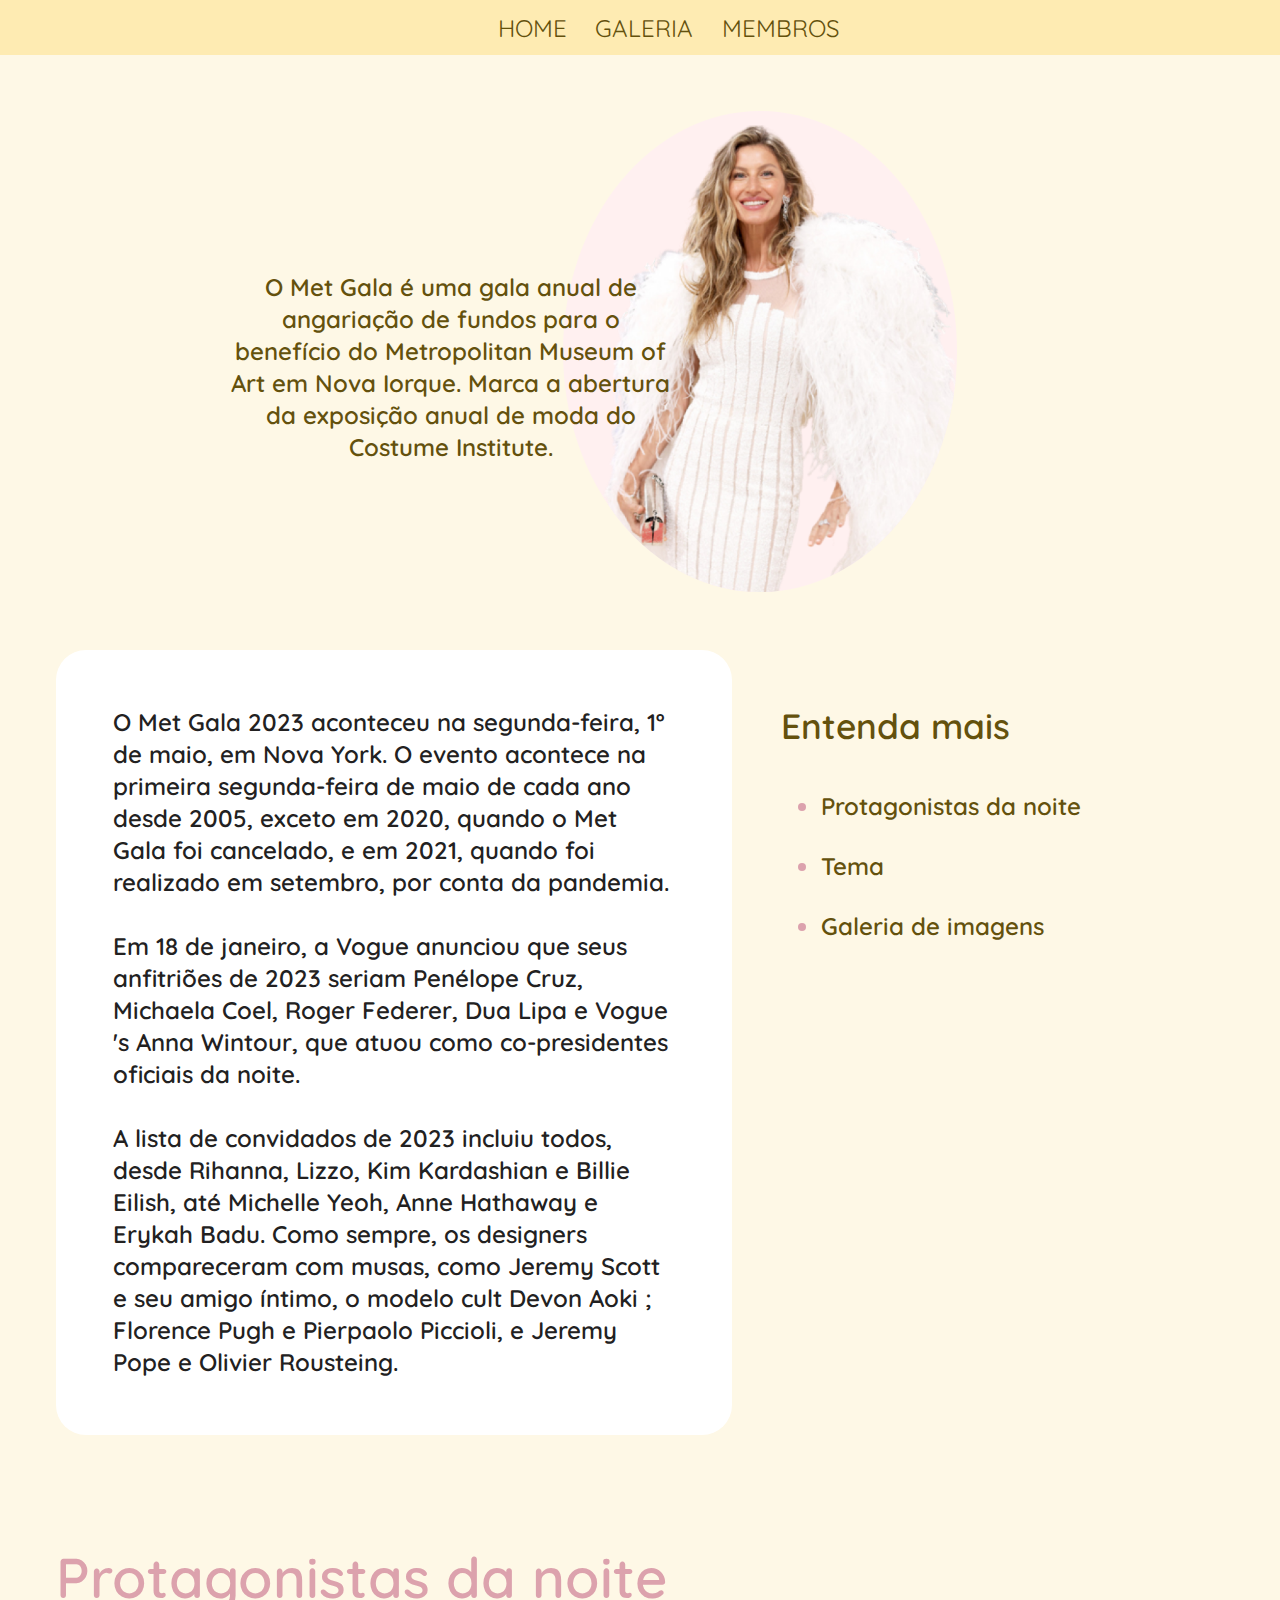
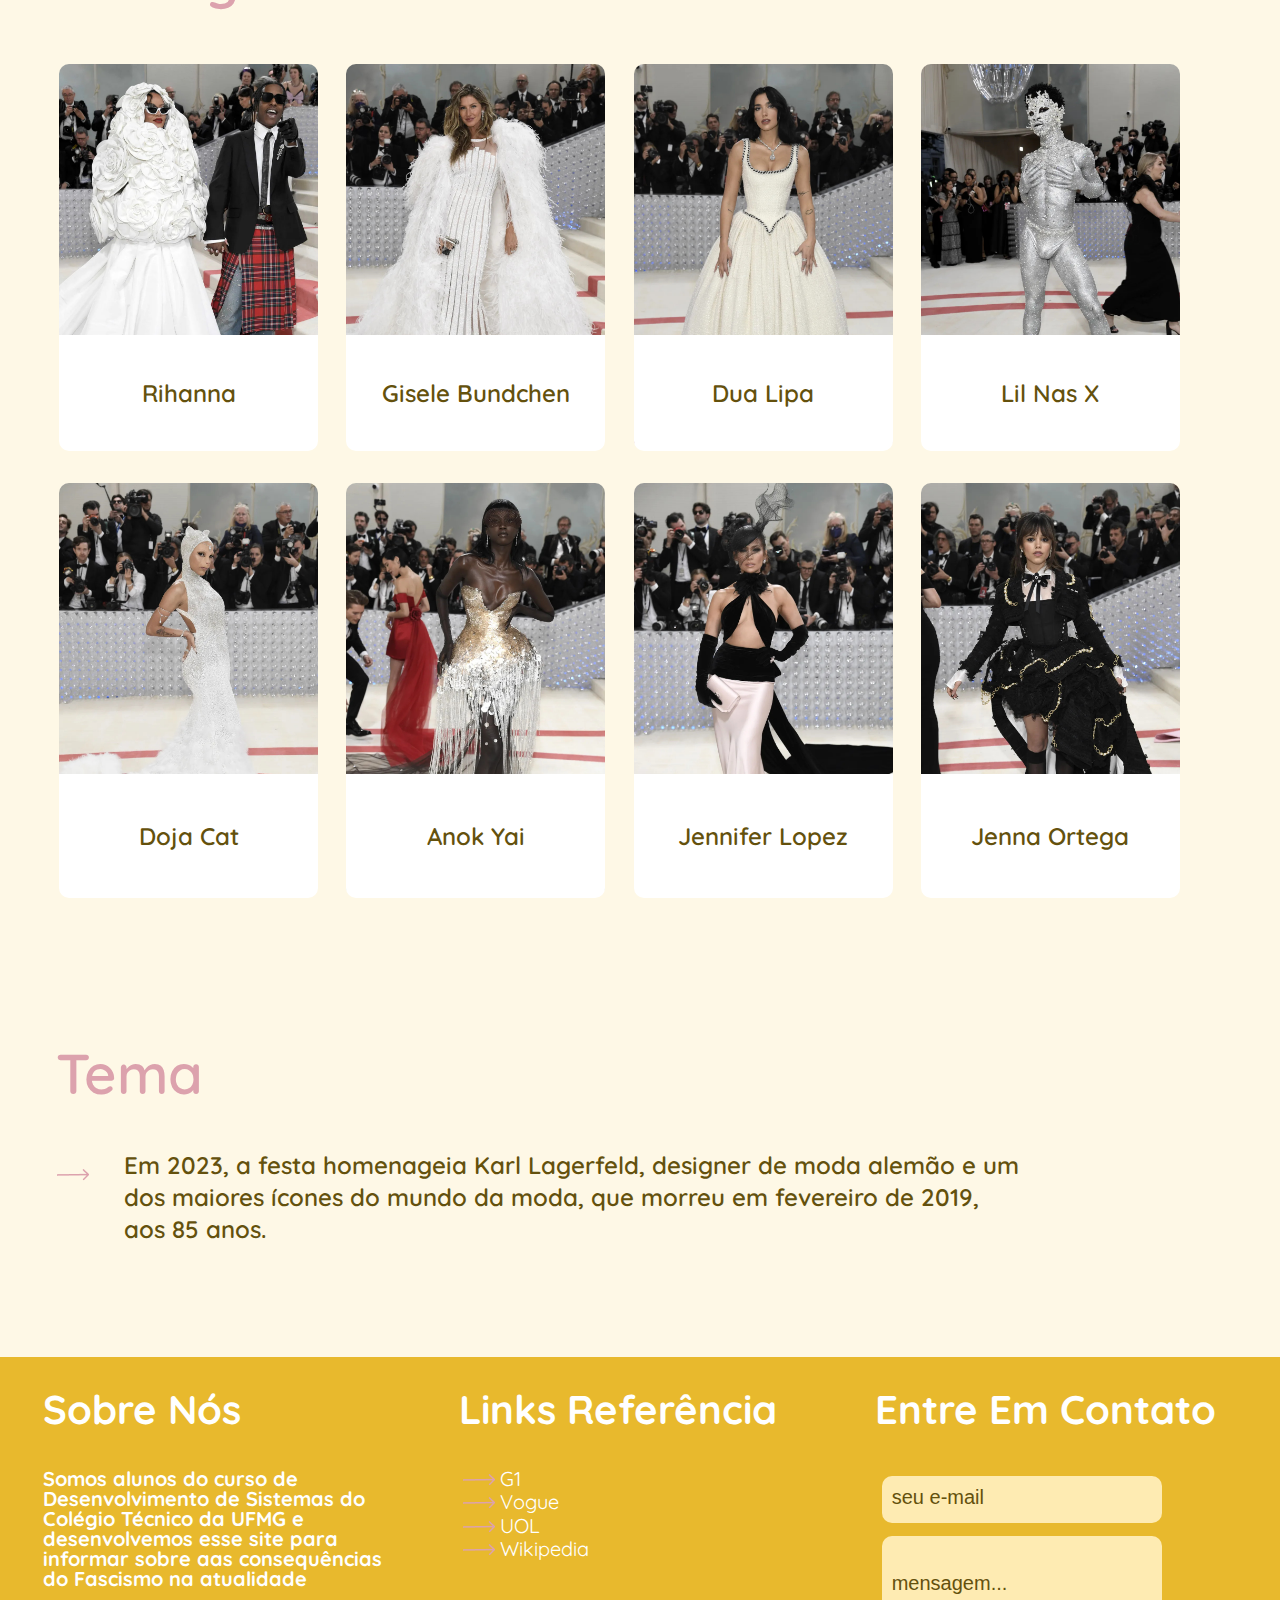
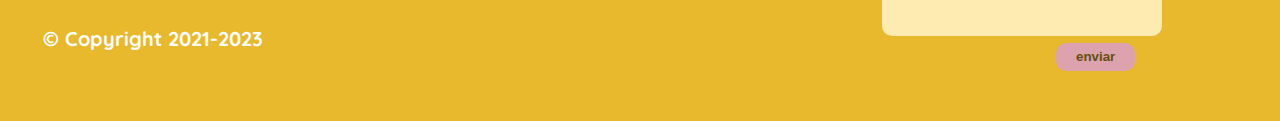
<file: index.html>
<!DOCTYPE html>
<html lang="pt-br">
    <head>
        <meta charset="UTF-8">
        <meta http-equiv="X-UA-Compatible" content="IE=edge">
        <meta name="viewport" content="width=device-width, initial-scale=1.0">
        <link rel="stylesheet" href="./assets/scss/abstract/reset.css">
        <link rel="stylesheet" href="./assets/scss/style.css">
        <title>Início</title>
        
    </head>
    <header class="cabecalho" >
        <button class="cabecalho__botao"></button>
        <nav class="navegacao">
            <ul class="navegacao--lista">
                <li class="lista--item"><a class="item--link" href="index.html">Home</a></li>
                <li class="lista--item"><a class="item--link"href="./pages/galeriaDeImagens.html">
                    <div>Galeria</div>
               </a></li>
               <li class="lista--item"><a class="item--link"href="./pages/galeriaDeImagens.html">
                <div>Membros</div>
           </a></li>
            </ul>
        </nav>
    </header>   
    <body>
        <div id="Home">
            <main id="main_content">
                <section class="initial_sect">
                    <div class="initial_sect--text">
                        <p>O Met Gala é uma gala anual de angariação de fundos para o benefício do Metropolitan Museum of Art em Nova Iorque. 
                            Marca a abertura da exposição anual de moda do Costume 
                            Institute.</p>
                    </div>
                    <img src="./assets/imagens/gisele.png" alt="Imagem de Gisele" class="initial_sect--img">
                </section>
    
                <section class="content_sect">
                    <div class="content">
                        <p class="content--text">
                            O Met Gala 2023 aconteceu na segunda-feira, 1º de maio, em Nova York. O evento acontece na primeira segunda-feira de maio de cada ano desde 2005, exceto em 2020, quando o Met Gala foi cancelado, e em 2021, quando foi realizado em setembro, por conta da pandemia.<br><br>

                            Em 18 de janeiro, a Vogue anunciou que seus anfitriões de 2023 seriam Penélope Cruz, Michaela Coel, Roger Federer, Dua Lipa e Vogue 's Anna Wintour, que atuou como co-presidentes oficiais da noite.<br><br>
                          
                            A lista de convidados de 2023 incluiu todos, desde Rihanna, Lizzo, Kim Kardashian e Billie Eilish, até Michelle Yeoh, Anne Hathaway e Erykah Badu. Como sempre, os designers compareceram com musas, como Jeremy Scott e seu amigo íntimo, o modelo cult Devon Aoki ; Florence Pugh e Pierpaolo Piccioli, e Jeremy Pope e Olivier Rousteing.<br>
                          
                        </p>
                    </div>
    
                    <aside class="side_bar">
                        <h2 class="side_bar--title">Entenda mais</h2>
                        
                        <ul class="lista">
                            <li class="lista--item"><a href="#protagonistas">Protagonistas da noite</a></li>
                            <li class="lista--item"><a href="#tema">Tema</a></li>
                            <li class="lista--item"><a href="./pages/galeriaDeImagens.html">Galeria de imagens</a></li>
                        </ul>
                    </aside>
                </section>

                <section class="content_sect" id="protagonistas">
                    <div class="protagonistas">
                        <h2 class="protagonistas--titulo">Protagonistas da noite</h2>
                        <div class="cards">
                            <div class="container-protagonistas">
                                <img src="./assets/imagens/imagens-protagonistas/Rihanna.jpg" alt="" class="container-protagonistas--imagem">
                                <div class="container-protagonistas--titulo">
                                    <h2 class="titulo">Rihanna</h2>
                                </div>
                            </div><div class="container-protagonistas">
                                <img src="./assets/imagens/imagens-protagonistas/GiseleBundchen.jpg" alt="" class="container-protagonistas--imagem">
                                <div class="container-protagonistas--titulo">
                                    <h2 class="titulo">Gisele Bundchen</h2>
                                </div>
                            </div><div class="container-protagonistas">
                                <img src="./assets/imagens/imagens-protagonistas/DuaLipa.jpg" alt="" class="container-protagonistas--imagem">
                                <div class="container-protagonistas--titulo">
                                    <h2 class="titulo">Dua Lipa</h2>
                                </div>
                            </div><div class="container-protagonistas">
                                <img src="./assets/imagens/imagens-protagonistas/LilNasX.jpg" alt="" class="container-protagonistas--imagem">
                                <div class="container-protagonistas--titulo">
                                    <h2 class="titulo">Lil Nas X</h2>
                                </div>
                            </div><div class="container-protagonistas">
                                <img src="./assets/imagens/imagens-protagonistas/DojaCat.jpg" alt="" class="container-protagonistas--imagem">
                                <div class="container-protagonistas--titulo">
                                    <h2 class="titulo">Doja Cat</h2>
                                </div>
                            </div><div class="container-protagonistas">
                                <img src="./assets/imagens/imagens-protagonistas/AnokYai.jpg" alt="" class="container-protagonistas--imagem">
                                <div class="container-protagonistas--titulo">
                                    <h2 class="titulo">Anok Yai</h2>
                                </div>
                            </div><div class="container-protagonistas">
                                <img src="./assets/imagens/imagens-protagonistas/JenniferLopes.jpg" alt="" class="container-protagonistas--imagem">
                                <div class="container-protagonistas--titulo">
                                    <h2 class="titulo">Jennifer Lopez</h2>
                                </div>
                            </div><div class="container-protagonistas">
                                <img src="./assets/imagens/imagens-protagonistas/JennaOrtega.jpg" alt="" class="container-protagonistas--imagem">
                                <div class="container-protagonistas--titulo">
                                    <h2 class="titulo">Jenna Ortega</h2>
                            </div>
                        </div>
                    </div>
                   
                </section>
                
                <section class="content_sect" id="tema">
                    <div class="tema">
                        <h2 class="tema--title">Tema</h2>
                        
                        <div class="content_tema">
                            <img src="./assets/imagens/seta.png" alt="Seta rosa" class="content_tema--img">
                            <p class="content_tema--text">
                                Em 2023, a festa homenageia Karl Lagerfeld, designer de moda alemão e um dos maiores ícones do mundo da moda, que morreu em fevereiro de 2019, aos 85 anos.
                            </p>
                        </div>
                    </div>
                </section>
            </main>
        </div>

        <footer class="rodape">
            <div class="cards card-sobre-nos">
                <h4 class="card-sobre-nos--titulo">Sobre Nós</h4>
                    <p class="paragrafo--sobre-nos">Somos alunos do curso de Desenvolvimento de Sistemas do Colégio Técnico da UFMG e desenvolvemos esse site para informar sobre aas consequências do Fascismo na atualidade  </p>
                    <p class="paragrafo--sobre-nos" id="copyRight">© Copyright 2021-2023</p>
            </div>
            <div class="cards card-liks-referencia">
                <ul>
                    <h4 class="card-liks-referencia--titulo">Links Referência</h4>
                    <ul class="lista--links-referencia">
                        <li class="lista--item"><img src="./assets/imagens/seta.png" class="seta"alt="seta rosa"> <a class="lista--link"href="https://g1.globo.com/pop-arte/noticia/2023/05/01/met-gala-2023-veja-os-looks-dos-convidados.ghtml">G1</a></li>
                        <li class="lista--item"><img src="./assets/imagens/seta.png" class="seta"alt="seta rosa"> <a class="lista--link" href="https://www.vogue.com/tag/event/met-gala">Vogue</a></li>
                        <li class="lista--item"><img src="./assets/imagens/seta.png" class="seta" alt="seta rosa"> <a class="lista--link" href="https://www1.folha.uol.com.br/webstories/cultura/2021/09/o-que-e-o-met-gala/">UOL</a></li>
                        <li class="lista--item"><img src="./assets/imagens/seta.png" class="seta" alt="seta rosa"> <a href="https://pt.wikipedia.org/wiki/Met_Gala" class="lista--link">Wikipedia</a></li>
                    </ul>
                </ul>
            </div>
            <div class="cards card-contato">
                <h4 class="card-contato--titulo">Entre Em Contato</h4>
                <form action="">
                    <input type="text" placeholder="seu e-mail" class=" input input-email">
                    <input type="text" placeholder="mensagem..." class="input input-mensagem">
                    <button class="botao-envia" type="submit">enviar</button>

                </form>
            </div>
        </footer>
        <script src="js/menu.js"></script>
    </body>
</html>
</file>
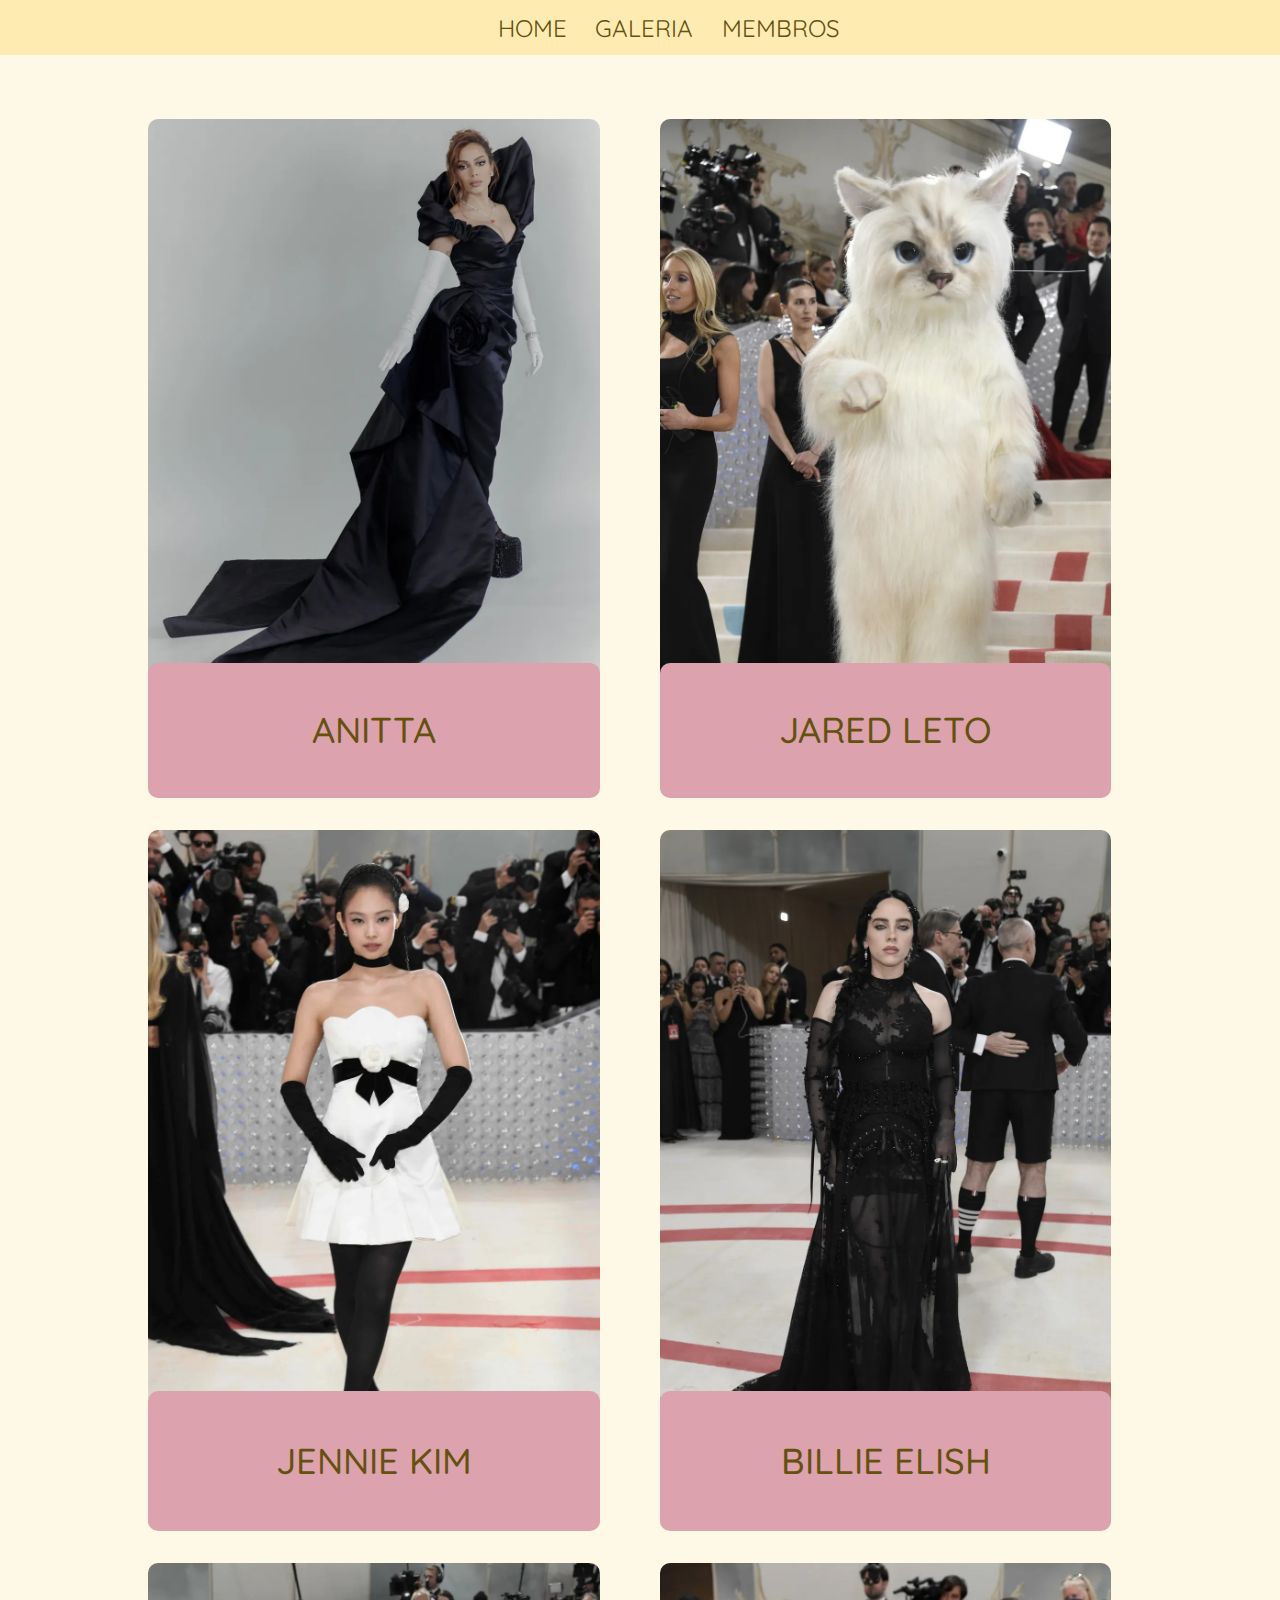
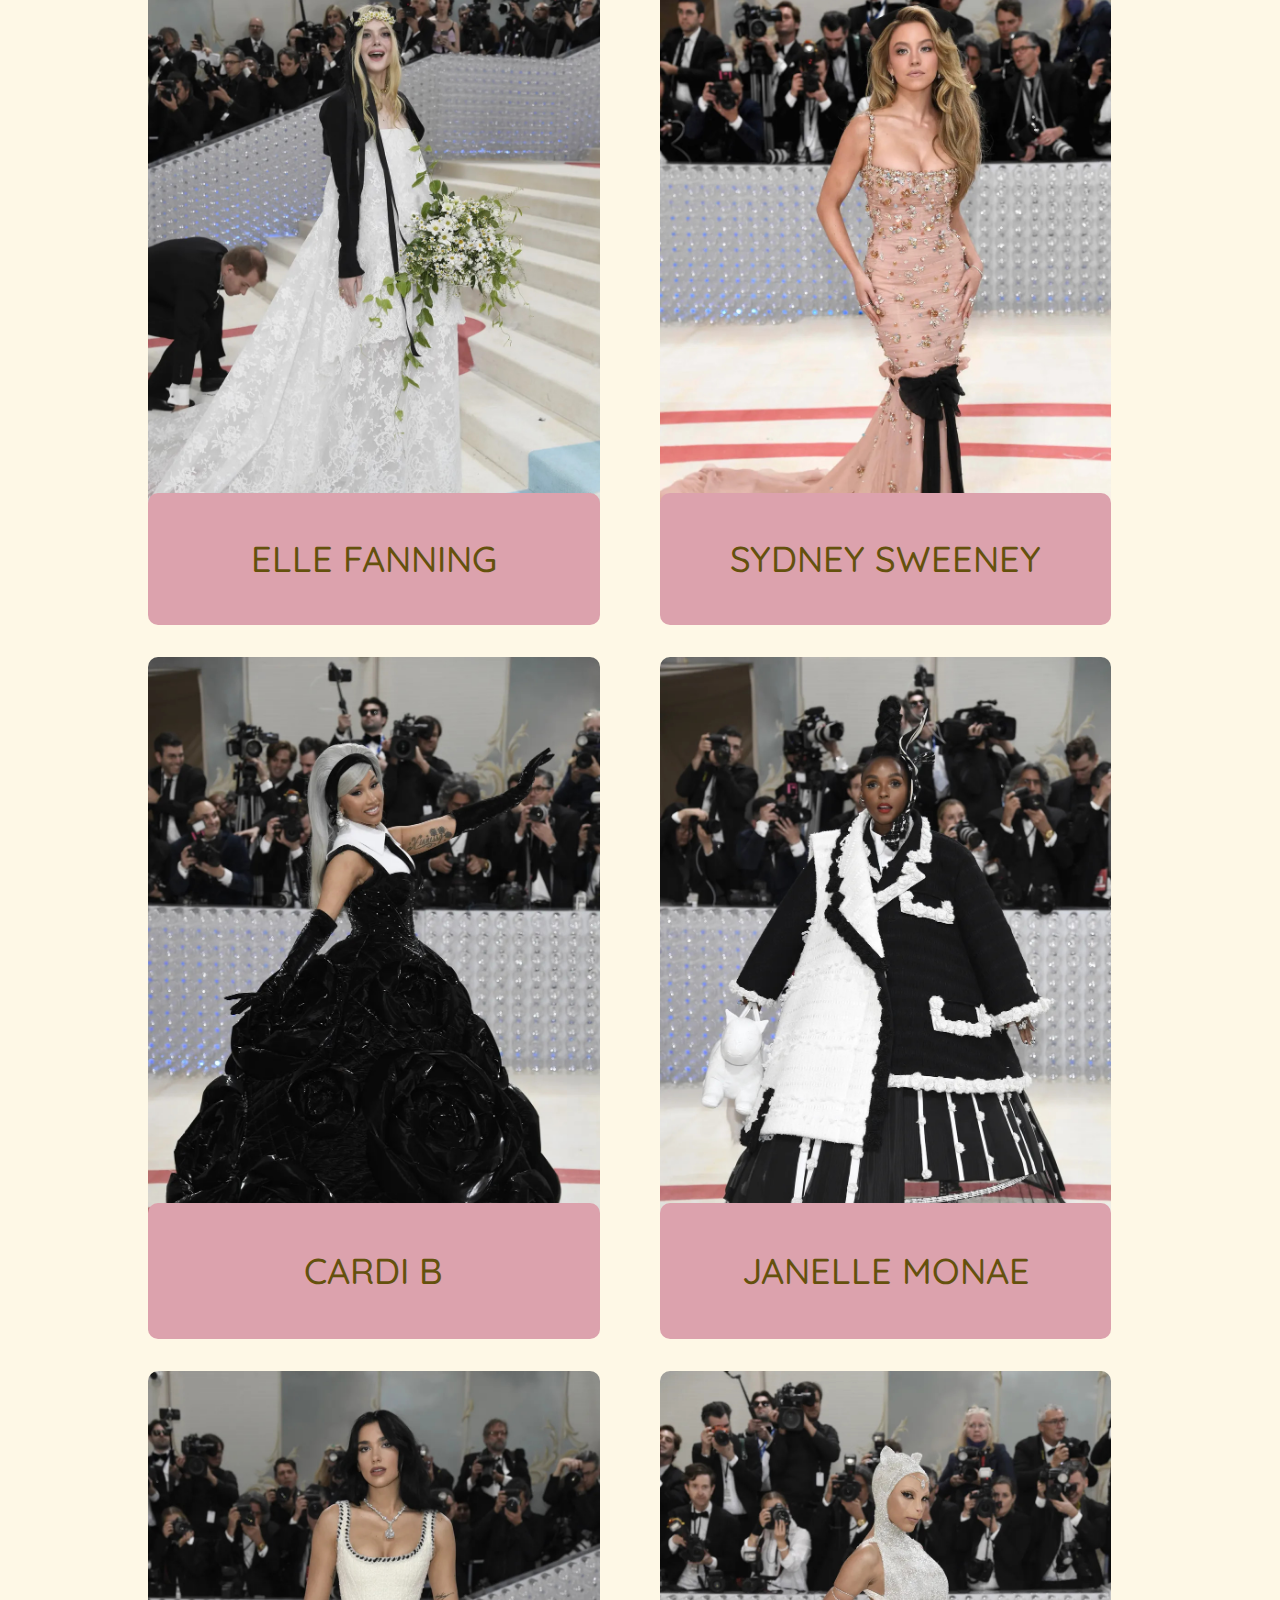
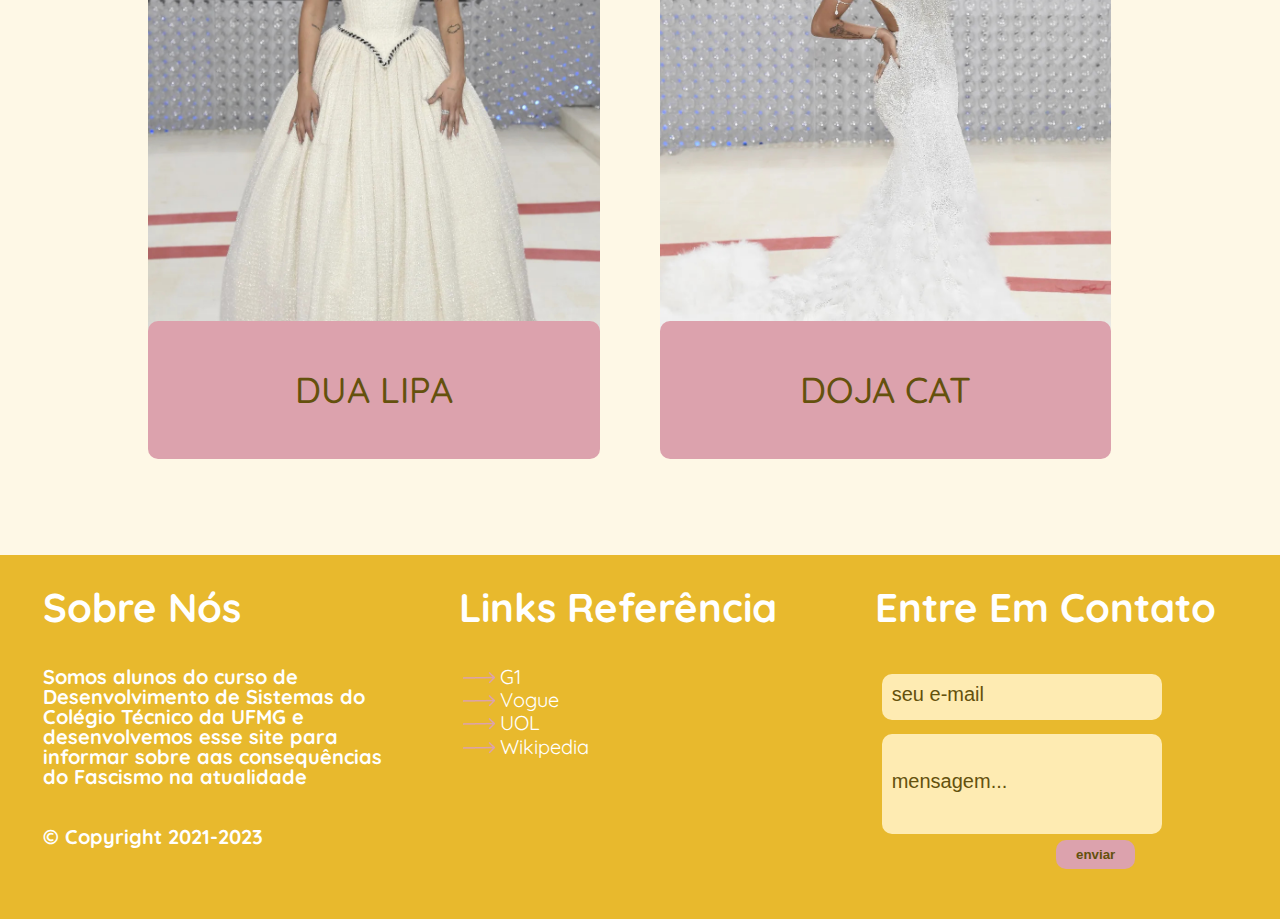
<file: pages/galeriaDeImagens.html>
<!DOCTYPE html>
<html lang="pt-br">
    <head>
        <meta charset="UTF-8">
        <meta http-equiv="X-UA-Compatible" content="IE=edge">
        <meta name="viewport" content="width=device-width, initial-scale=1.0">
        
        <link rel="stylesheet" href="../assets/scss/abstract/reset.css">
        <link rel="stylesheet" href="../assets/scss/style.css">
        <title>Galeria de Imagens</title>
    </head>
    <body>
        <div class="init">
            <header class="container1 cabecalho" >
                <button class="cabecalho__botao"></button>
                <nav class="navegacao">
                    <ul class="navegacao--lista">
                        <li class="lista--item"><a class="item--link" href="../index.html">Home</a></li>
                        <li class="lista--item"><a class="item--link" href="galeriaDeImagens.html">
                            <div>Galeria</div>
                        </a></li>
                        <li class="lista--item"><a class="item--link" href="paginaContato.html">
                            <div>Membros</div>
                        </a></li>
                    </ul>
                </nav>
            </header>
        </div>
        
        <div class="container">
            <div class="container2">
                <main>
                    <div class="container-imagem">
                        <img class="container-imagem--imagem" src="../assets/imagens/imagens-galeria/Anitta.jpg" alt="">
                        <div class="container-imagem--descricao">
                            <h2 class="descricao--titulo">Anitta</h2>
                        </div>
                    </div>
                    <div class="container-imagem">
                        <img class="container-imagem--imagem" src="../assets/imagens/imagens-galeria/JaredLeto.jpg" alt="">
                        <div class="container-imagem--descricao">
                            <h2 class="descricao--titulo">Jared Leto</h2>
                        </div>
                    </div>
                    <div class="container-imagem">
                        <img class="container-imagem--imagem" src="../assets/imagens/imagens-galeria/JennieKim.jpg" alt="">
                        <div class="container-imagem--descricao">
                            <h2 class="descricao--titulo">Jennie Kim</h2>
                        </div>
                    </div>
                    <div class="container-imagem">
                        <img class="container-imagem--imagem" src="../assets/imagens/imagens-galeria/BillieEilish.jpg" alt="">
                        <div class="container-imagem--descricao">
                            <h2 class="descricao--titulo">Billie Elish</h2>
                        </div>
                    </div>
                    <div class="container-imagem">
                        <img class="container-imagem--imagem" src="../assets/imagens/imagens-galeria/ElleFanning.jpg" alt="">
                        <div class="container-imagem--descricao">
                            <h2 class="descricao--titulo">Elle Fanning</h2>
                        </div>
                    </div><div class="container-imagem">
                        <img class="container-imagem--imagem" src="../assets/imagens/imagens-galeria/SydneySweeney.jpg" alt="">
                        <div class="container-imagem--descricao">
                            <h2 class="descricao--titulo">Sydney Sweeney</h2>
                        </div>
                    </div><div class="container-imagem">
                        <img class="container-imagem--imagem" src="../assets/imagens/imagens-galeria/Cardib.jpg" alt="">
                        <div class="container-imagem--descricao">
                            <h2 class="descricao--titulo">Cardi b</h2>
                        </div>
                    </div><div class="container-imagem">
                        <img class="container-imagem--imagem" src="../assets/imagens/imagens-galeria/JanelleMonae.jpg" alt="" >
                        <div class="container-imagem--descricao">
                            <h2 class="descricao--titulo">Janelle Monae</h2>
                        </div>
                    </div>
                    <div class="container-imagem">
                        <img class="container-imagem--imagem" src="../assets/imagens/imagens-protagonistas/DuaLipa.jpg" alt="" >
                        <div class="container-imagem--descricao">
                            <h2 class="descricao--titulo">Dua Lipa</h2>
                        </div>
                    </div>
                    <div class="container-imagem">
                        <img class="container-imagem--imagem" src="../assets/imagens/imagens-protagonistas/DojaCat.jpg" alt="" >
                        <div class="container-imagem--descricao">
                            <h2 class="descricao--titulo">Doja Cat</h2>
                        </div>
                    </div>
                </main>
            </div>
        </div>

        <footer class="rodape">
            <div class="cards card-sobre-nos">
                <h4 class="card-sobre-nos--titulo">Sobre Nós</h4>
                    <p class="paragrafo--sobre-nos">Somos alunos do curso de Desenvolvimento de Sistemas do Colégio Técnico da UFMG e desenvolvemos esse site para informar sobre aas consequências do Fascismo na atualidade </p>
                    <p class="paragrafo--sobre-nos" id="copyRight">© Copyright 2021-2023</p>
            </div>
            <div class="cards card-liks-referencia">
                <ul>
                    <h4 class="card-liks-referencia--titulo">Links Referência</h4>
                    <ul class="lista--links-referencia">
                        <li class="lista--item"><img src="../assets/imagens/seta.png" class="seta"alt="seta rosa"> <a class="lista--link"href="https://g1.globo.com/pop-arte/noticia/2023/05/01/met-gala-2023-veja-os-looks-dos-convidados.ghtml">G1</a></li>
                        <li class="lista--item"><img src="../assets/imagens/seta.png" class="seta"alt="seta rosa"> <a class="lista--link" href="https://www.vogue.com/tag/event/met-gala">Vogue</a></li>
                        <li class="lista--item"><img src="../assets/imagens/seta.png" class="seta"alt="seta rosa"> <a class="lista--link" href="https://www1.folha.uol.com.br/webstories/cultura/2021/09/o-que-e-o-met-gala/">UOL</a></li>
                        <li class="lista--item"><img src="../assets/imagens/seta.png" class="seta"alt="seta rosa"> <a href="https://pt.wikipedia.org/wiki/Met_Gala" class="lista--link">Wikipedia</a></li>
                    </ul>
                </ul>
            </div>
            <div class="cards card-contato">
                <h4 class="card-contato--titulo">Entre Em Contato</h4>
                <form action="">
                    <input type="text" placeholder="seu e-mail" class=" input input-email">
                    <input type="text" placeholder="mensagem..." class="input input-mensagem">
                    <input type="button" value="enviar" class="botao-envia">
                </form>
            </div>
        </footer>
        <script src="../js/menu.js"></script>
    </body>
</html>
</file>
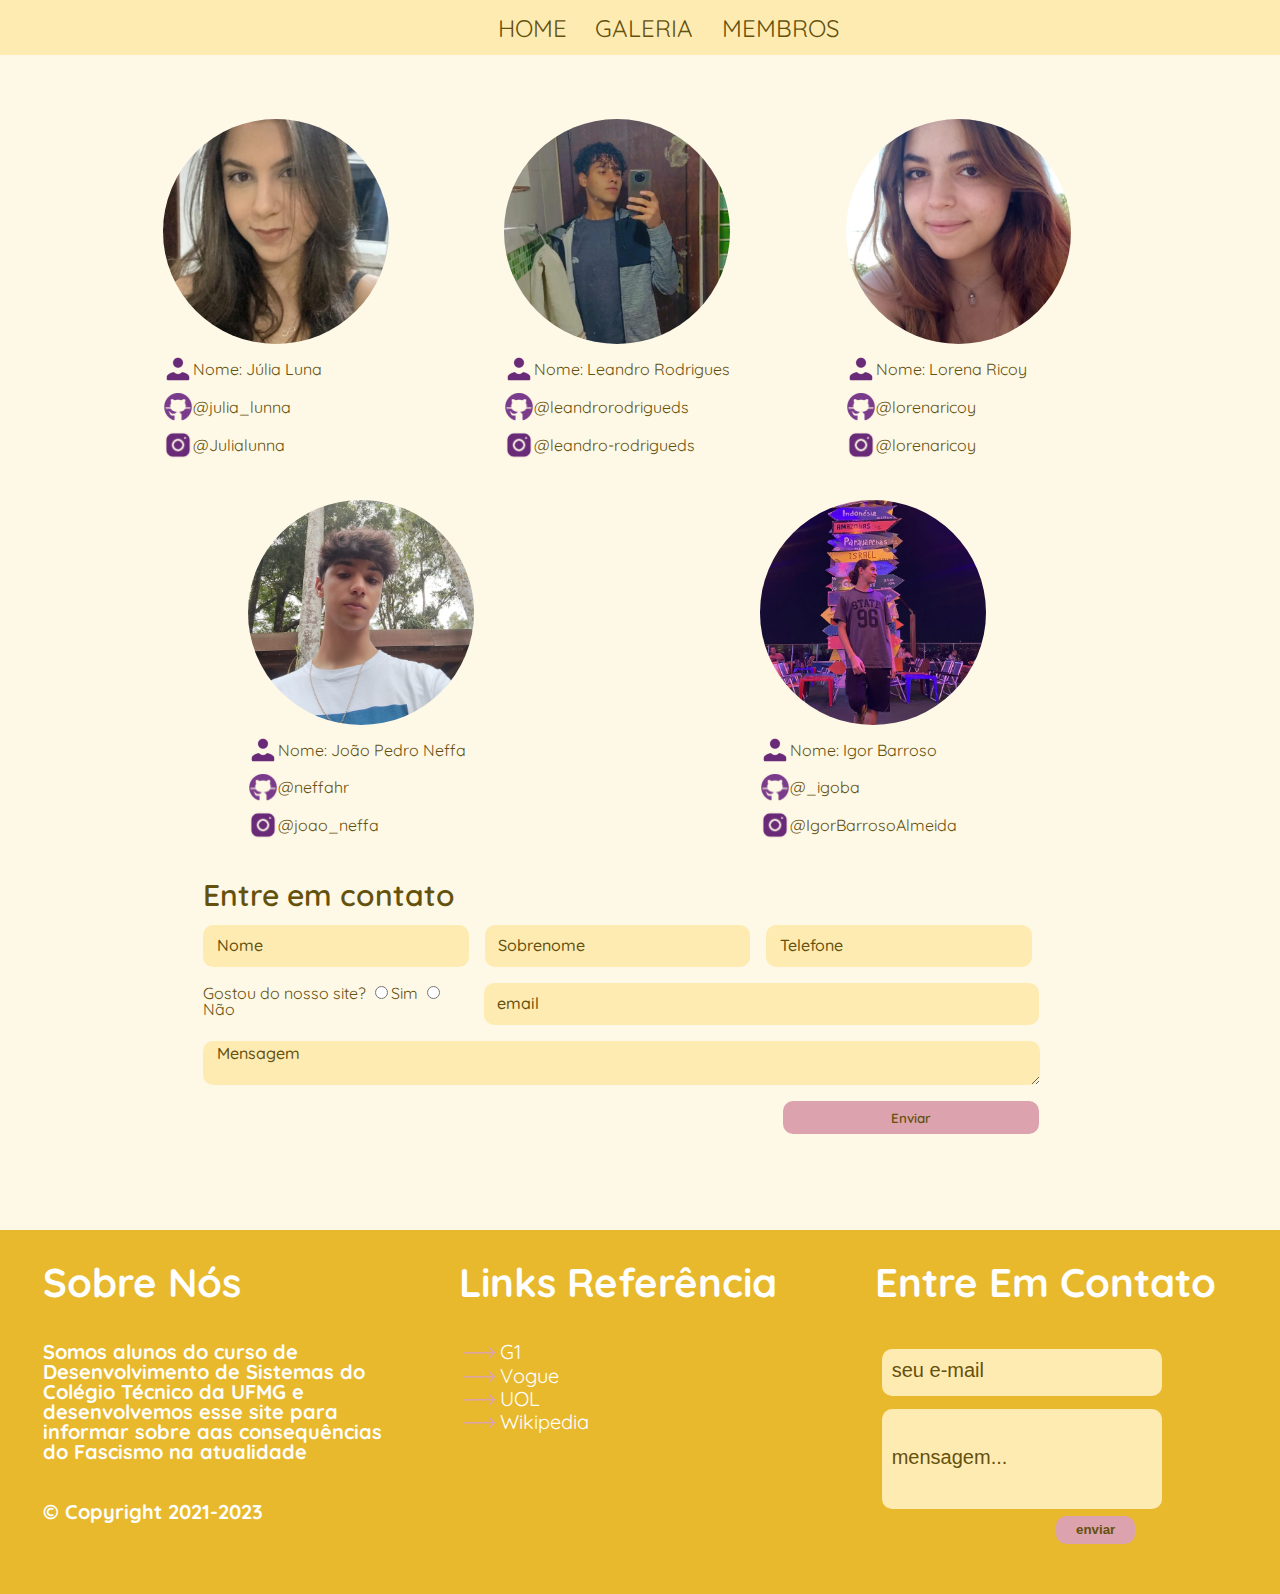
<file: pages/paginaContato.html>
<!DOCTYPE html>
<html lang="pt-br">
    <head>
        <meta charset="UTF-8">
        <meta http-equiv="X-UA-Compatible" content="IE=edge">
        <meta name="viewport" content="width=device-width, initial-scale=1.0">
        
        <link rel="stylesheet" href="../assets/scss/abstract/reset.css">
        <link rel="stylesheet" href="../assets/scss/style.css">
        <title>Página de contato</title>
    </head>
    <body>
        <div class="init">
            <header class="container1 cabecalho" >
                <button class="cabecalho__botao"></button>
                <nav class="navegacao">
                    <ul class="navegacao--lista">
                        <li class="lista--item"><a class="item--link" href="../index.html">Home</a></li>
                        <li class="lista--item"><a class="item--link" href="galeriaDeImagens.html">
                            <div>Galeria</div>
                        </a></li>
                        <li class="lista--item"><a class="item--link" href="paginaContato.html">
                            <div>Membros</div>
                        </a></li>
                    </ul>
                </nav>
            </header>
        </div>

        <div class="container">
            <div class="container2">
                <main>
                    <div class="card-informacoes">
                        <img src="../assets/imagens/JuliaPerfil.png" alt="" class="card-informações--imagem">
                        <ul class="card-informacoes--lista">
                        <li class="lista--item"><img src="../assets/imagens/perfil.png" class="item--imagem" alt="perfil"> Nome: Júlia Luna</li>
                        
                        <li class="lista--item"><img src="../assets/imagens/instagram.png" alt="logo instagram" class="item--imagem">@julia_lunna</li>
                        <li class="lista--item"><img src="../assets/imagens/github.png" alt="logo github" class="item--imagem">@Julialunna</li>
                        </ul>
                    </div>
                    <div class="card-informacoes">
                        <img src="../assets/imagens/LeandroPerfil.png" alt="" class="card-informações--imagem">
                        <ul class="card-informacoes--lista">
                            <li class="lista--item"><img src="../assets/imagens/perfil.png" class="item--imagem" alt="perfil"> Nome: Leandro Rodrigues</li>
                        <li class="lista--item"><img src="../assets/imagens/instagram.png" alt="logo instagram" class="item--imagem">@leandrorodrigueds</li>
                        <li class="lista--item"><img src="../assets/imagens/github.png" alt="logo github" class="item--imagem">@leandro-rodrigueds</li>
                        </ul>
                    </div>
                    <div class="card-informacoes">
                        <img src="../assets/imagens/LorenaPerfil.png" alt="" class="card-informações--imagem">
                        <ul class="card-informacoes--lista">
                            <li class="lista--item"><img src="../assets/imagens/perfil.png" class="item--imagem" alt="perfil"> Nome: Lorena Ricoy</li>
                        <li class="lista--item"><img src="../assets/imagens/instagram.png" alt="logo instagram" class="item--imagem">@lorenaricoy</li>
                        <li class="lista--item"><img src="../assets/imagens/github.png" alt="logo github" class="item--imagem">@lorenaricoy</li>
                        </ul>
                    </div>
                    <div class="card-informacoes">
                        <img src="../assets/imagens/NeffaPerfil.png" alt="" class="card-informações--imagem">
                        <ul class="card-informacoes--lista">
                            <li class="lista--item"><img src="../assets/imagens/perfil.png" class="item--imagem" alt="perfil"> Nome: João Pedro Neffa</li>
                        <li class="lista--item"><img src="../assets/imagens/instagram.png" alt="logo instagram" class="item--imagem">@neffahr</li>
                        <li class="lista--item"><img src="../assets/imagens/github.png" alt="logo github" class="item--imagem">@joao_neffa</li>
                        </ul>
                    </div>
                    <div class="card-informacoes">
                        <img src="../assets/imagens/IgorPerfil.png" alt="" class="card-informações--imagem">
                        <ul class="card-informacoes--lista">
                            <li class="lista--item"><img src="../assets/imagens/perfil.png" class="item--imagem" alt="perfil"> Nome: Igor Barroso</li>
                        <li class="lista--item"><img src="../assets/imagens/instagram.png" alt="logo instagram" class="item--imagem">@_igoba</li>
                        <li class="lista--item"><img src="../assets/imagens/github.png" alt="logo github" class="item--imagem">@IgorBarrosoAlmeida</li>
                        </ul>
                    </div>
                    <section class="contato">
                        <h2 class="titulo">Entre em contato</h2>
                        <form action="" class="formulario">
                            <input type="text" placeholder="Nome" class="input input-nome">
                            <input type="text" placeholder="Sobrenome" class="input input-sobrenome">
                            <input type="number" placeholder="Telefone" class="input input-telefone">
                            <div class="gostou">
                                <label class="label-gostou" for="gostou">Gostou do nosso site?</label>
                                <label class="input-gostou"><input type="radio" name="gostou" id="gostou">Sim</label>
                                <label class="input-gostou"><input type="radio" name="gostou" id="gostou" >Não</label>
                            </div>
                            <input type="text" placeholder="email" class="input input-email">
                            <textarea name="mensagem" id="mensagem" class="input" placeholder="Mensagem" cols="60" rows="6"></textarea>
                            <button type="submit" class="botao-submit">Enviar</button>
                        </form>
                    </section>
                </main>
            </div>
        </div>
        
        <footer class="rodape">
            <div class="cards card-sobre-nos">
                <h4 class="card-sobre-nos--titulo">Sobre Nós</h4>
                    <p class="paragrafo--sobre-nos">Somos alunos do curso de Desenvolvimento de Sistemas do Colégio Técnico da UFMG e desenvolvemos esse site para informar sobre aas consequências do Fascismo na atualidade </p>
                    <p class="paragrafo--sobre-nos" id="copyRight">© Copyright 2021-2023</p>
            </div>
            <div class="cards card-liks-referencia">
                <ul>
                    <h4 class="card-liks-referencia--titulo">Links Referência</h4>
                    <ul class="lista--links-referencia">
                        <li class="lista--item"><img src="../assets/imagens/seta.png" class="seta"alt="seta rosa"> <a class="lista--link"href="https://g1.globo.com/pop-arte/noticia/2023/05/01/met-gala-2023-veja-os-looks-dos-convidados.ghtml">G1</a></li>
                        <li class="lista--item"><img src="../assets/imagens/seta.png" class="seta"alt="seta rosa"> <a class="lista--link" href="https://www.vogue.com/tag/event/met-gala">Vogue</a></li>
                        <li class="lista--item"><img src="../assets/imagens/seta.png" class="seta" alt="seta rosa"> <a class="lista--link" href="https://www1.folha.uol.com.br/webstories/cultura/2021/09/o-que-e-o-met-gala/">UOL</a></li>
                        <li class="lista--item"><img src="../assets/imagens/seta.png" class="seta" alt="seta rosa"> <a href="https://pt.wikipedia.org/wiki/Met_Gala" class="lista--link">Wikipedia</a></li>
                    </ul>
                </ul>
            </div>
            <div class="cards card-contato">
                <h4 class="card-contato--titulo">Entre Em Contato</h4>
                <form action="">
                    <input type="text" placeholder="seu e-mail" class=" input input-email">
                    <input type="text" placeholder="mensagem..." class="input input-mensagem">
                    <input type="button" value="enviar" class="botao-envia">
                </form>
            </div>
        </footer>
        <script src="../js/menu.js"></script>
    </body>
</html>
</file>
<file: assets/scss/style.css>
@charset "UTF-8";
@import url("https://fonts.googleapis.com/css2?family=Quicksand&display=swap");
@import url("https://fonts.googleapis.com/css2?family=Radley:ital@0;1&display=swap");
html, body {
  font-family: "Quicksand", sans-serif;
  background-color: #FEF8E6;
}

body {
  overflow-x: hidden;
}

.cabecalho {
  height: 55px;
  background-color: #FEEBB2;
  display: flex;
  align-items: center;
  justify-content: space-around;
}
.cabecalho .navegacao {
  margin: auto;
}
.cabecalho .navegacao .navegacao--lista {
  display: flex;
  align-items: center;
  gap: 10%;
}
.cabecalho .navegacao .navegacao--lista .lista--item .item--link {
  text-decoration: none;
  color: #64510D;
  font-size: 1.5rem;
  text-transform: uppercase;
}
.cabecalho .navegacao .navegacao--lista .lista--item .item--link:hover {
  color: #DCA2AD;
}
.cabecalho .cabecalho__botao {
  display: none;
}

@media screen and (max-width: 900px) {
  /*.cabecalho{
      overflow: hidden;
      .navegacao{
          .navegacao--lista{
              .lista--item{
                  .item--link{
                  font-size: var.$tamanho-item-tablet;
                  }
              }
          }
      }
  }*/
  .cabecalho {
    display: initial;
  }
  .cabecalho .cabecalho__botao {
    display: initial;
    background-color: #FEF8E6;
    border: 0;
  }
  .cabecalho .cabecalho__botao::after {
    content: "☰";
    color: #64510D;
    font-size: 40px;
  }
  .cabecalho .navegacao {
    display: none;
  }
  .cabecalho--ativo {
    transition: all 1000ms ease;
    width: 50%;
  }
  .cabecalho--ativo .navegacao {
    display: initial;
    height: 0;
  }
  .cabecalho--ativo .navegacao .navegacao--lista {
    flex-direction: column;
    align-items: start;
    gap: 1em;
    margin-left: 10px;
  }
}
@media screen and (max-width: 480px) {
  /*.header {
      display: none;
      background-color: black;
      padding-left: 28%;
      top: -50px;
      &--title {
          @include mix.estilizaTitulo(var.$cor-fonte-primaria, 2);
      }
  }*/
  .container1 .navegacao .navegacao--lista .lista--item {
    margin: 5px;
  }
  .container1 .navegacao .navegacao--lista .lista--item .item--link {
    font-size: 13px;
  }
}
#Home {
  display: flex;
}

/* --- Seção do inicio da pagina --- */
.initial_sect {
  width: 100%;
  position: relative;
  margin-bottom: 5%;
}
.initial_sect .initial_sect--text {
  width: 40%;
  display: inline-block;
  position: absolute;
  left: 20%;
  top: 40%;
}
.initial_sect .initial_sect--text p {
  text-align: center;
  font-size: 1.5rem;
  line-height: 2rem;
  font-weight: 600;
  color: #64510D;
}
.initial_sect .initial_sect--img {
  border-radius: 100%;
  width: 35%;
  max-width: 800px;
  background: #FFF0F0;
  margin-left: 50%;
  margin-top: 5%;
}

/* --- Seção de conteudo --- */
.content_sect {
  width: 88vw;
  margin-bottom: 10%;
  margin-left: 5%;
}
.content_sect .content {
  display: inline-block;
  width: 50%;
  padding: 5%;
  background-color: white;
  border-radius: 30px;
}
.content_sect .content--title {
  font-size: 2.2rem;
  line-height: 2.5rem;
  font-weight: 600;
  color: #222121;
}
.content_sect .content--text {
  font-size: 1.5rem;
  line-height: 2rem;
  font-weight: 600;
  color: #222121;
}
.content_sect .side_bar {
  display: inline-block;
  vertical-align: top;
  width: 35%;
  margin-top: 5%;
  margin-left: 4%;
}
.content_sect .side_bar .side_bar--title {
  font-size: 2.2rem;
  line-height: 2.5rem;
  font-weight: 600;
  color: #64510D;
}
.content_sect .side_bar .lista {
  list-style-type: disc;
  margin-top: 30px;
  padding-left: 10%;
  color: #DCA2AD;
  font-size: 1.5rem;
}
.content_sect .side_bar .lista .lista--item {
  line-height: 60px;
}
.content_sect .side_bar .lista .lista--item a {
  font-size: 1.5rem;
  line-height: 2rem;
  font-weight: 600;
  color: #64510D;
  text-decoration: none;
}
.content_sect .side_bar .lista .lista--item a:hover {
  text-decoration: underline;
  color: #DCA2AD;
}

.content_sect .tema--title {
  font-size: 3.5rem;
  line-height: 3.8rem;
  font-weight: 600;
  color: #DCA2AD;
  margin-bottom: 4%;
}
.content_sect .tema .content_tema {
  display: flex;
  align-items: flex-start;
  gap: 3%;
}
.content_sect .tema .content_tema--img {
  margin-top: 20px;
}
.content_sect .tema .content_tema--text {
  font-size: 1.5rem;
  line-height: 2rem;
  font-weight: 600;
  color: #64510D;
  width: 80%;
}

/* --- Seção de protagonistas --- */
.protagonistas .protagonistas--titulo {
  font-size: 3.5rem;
  line-height: 3.8rem;
  font-weight: 600;
  color: #DCA2AD;
  margin-bottom: 1em;
}
.protagonistas .cards {
  display: flex;
  flex-wrap: wrap;
  gap: 2%;
  justify-content: space-around;
}
.protagonistas .cards .container-protagonistas {
  width: 23%;
  margin-bottom: 2em;
  position: relative;
}
.protagonistas .cards .container-protagonistas .container-protagonistas--imagem {
  border-radius: 10px;
  width: 100%;
}
.protagonistas .cards .container-protagonistas .container-protagonistas--titulo {
  position: absolute;
  bottom: 0;
  background-color: white;
  width: 100%;
  height: 30%;
  display: flex;
  justify-content: center;
  align-items: center;
  border-bottom-left-radius: 10px;
  border-bottom-right-radius: 10px;
}
.protagonistas .cards .container-protagonistas .container-protagonistas--titulo .titulo {
  font-size: 1.5rem;
  line-height: 2rem;
  font-weight: 600;
  color: #64510D;
}

/* --- Seção final --- */
@media screen and (max-width: 1200px) {
  .initial_sect .initial_sect--text p {
    font-size: 1rem;
    line-height: 1.3333333333rem;
    font-weight: 600;
    color: #64510D;
  }
  .initial_sect .initial_sect--img {
    width: 60%;
  }
  /* --- Seção de conteudo --- */
  .content_sect {
    width: 80vw;
    margin-left: 10%;
  }
  .content_sect .content--title {
    font-size: 1.4666666667rem;
    line-height: 1.6666666667rem;
    font-weight: 600;
    color: #222121;
  }
  .content_sect .content--text {
    font-size: 1rem;
    line-height: 1.3333333333rem;
    font-weight: 600;
    color: #222121;
  }
  .content_sect .side_bar .side_bar--title {
    font-size: 1.4666666667rem;
    line-height: 1.6666666667rem;
    font-weight: 600;
    color: #64510D;
  }
  .content_sect .side_bar .lista .lista--item a {
    font-size: 1rem;
    line-height: 1.3333333333rem;
    font-weight: 600;
    color: #64510D;
  }
  .protagonistas {
    width: 86vw;
  }
  .protagonistas .protagonistas--titulo {
    font-size: 2.3333333333rem;
    line-height: 2.5333333333rem;
    font-weight: 600;
    color: #DCA2AD;
  }
  .protagonistas .cards .container-protagonistas {
    width: 45%;
  }
  .protagonistas .cards .container-protagonistas .container-protagonistas--imagem {
    width: 100%;
  }
  .protagonistas .cards .container-protagonistas .container-protagonistas--titulo .titulo {
    font-size: 1rem;
    line-height: 1.3333333333rem;
    font-weight: 600;
    color: black;
  }
  .content_sect .tema--title {
    font-size: 2.3333333333rem;
    line-height: 2.5333333333rem;
    font-weight: 600;
    color: #DCA2AD;
  }
  .content_sect .tema .content_tema--text {
    font-size: 1rem;
    line-height: 1.3333333333rem;
    font-weight: 600;
    color: #64510D;
  }
}
@media screen and (max-width: 900px) {
  /* --- Seção de conteudo --- */
  .initial_sect .initial_sect--img {
    width: 45%;
    margin-left: 40%;
  }
  .content_sect {
    margin-left: 8%;
  }
  .content_sect .side_bar .lista {
    margin-top: 6%;
  }
  .content_sect .side_bar .lista .lista--item {
    line-height: 40px;
  }
}
@media screen and (max-width: 520px) {
  .initial_sect .initial_sect--text {
    top: 24%;
    left: 10%;
  }
  .initial_sect .initial_sect--text p {
    font-size: 0.75rem;
    line-height: 1rem;
    font-weight: 600;
    color: #64510D;
  }
  .initial_sect .initial_sect--img {
    width: 45%;
    margin-left: 40%;
  }
  /* --- Seção de conteudo --- */
  .content_sect .content {
    margin-top: 4%;
    width: 90%;
  }
  .content_sect .content .content--text {
    font-size: 0.6666666667rem;
    line-height: 0.8888888889rem;
    font-weight: 600;
    color: #222121;
  }
  .content_sect .side_bar {
    width: 90%;
  }
  .content_sect .side_bar .side_bar--title {
    font-size: 1.4666666667rem;
    line-height: 1.6666666667rem;
    font-weight: 600;
    color: #64510D;
  }
  .content_sect .side_bar .lista {
    list-style-type: disc;
    margin-top: 5px;
    padding-left: 7%;
    color: #DCA2AD;
    font-size: 1.5rem;
  }
  .content_sect .side_bar .lista .lista--item a {
    font-size: 1rem;
    line-height: 1.3333333333rem;
    font-weight: 600;
    color: #64510D;
    text-decoration: none;
  }
  .content_sect .side_bar .lista .lista--item a:hover {
    text-decoration: underline;
    color: #DCA2AD;
  }
  .protagonistas .cards {
    display: flex;
    flex-direction: column;
    padding-left: 3%;
  }
  .protagonistas .cards .container-protagonistas {
    width: 90%;
  }
  .protagonistas .cards .container-protagonistas .container-protagonistas--imagem {
    width: 100%;
  }
}
.rodape {
  background-color: #E8B92D;
  display: flex;
  justify-content: space-around;
  padding: 2em 1em;
}
.rodape .card-sobre-nos {
  width: 29%;
}
.rodape .card-sobre-nos .card-sobre-nos--titulo {
  font-weight: 700;
  font-size: 40px;
  margin-bottom: 1em;
  color: white;
}
.rodape .card-sobre-nos .paragrafo--sobre-nos {
  font-weight: 700;
  font-size: 20px;
  color: white;
}
.rodape .card-sobre-nos #copyRight {
  margin: 2em 0;
}
.rodape .card-liks-referencia {
  width: 29%;
}
.rodape .card-liks-referencia .card-liks-referencia--titulo {
  font-weight: 700;
  font-size: 40px;
  margin-bottom: 1em;
  color: white;
}
.rodape .card-liks-referencia .lista--links-referencia .lista--item {
  margin: 0.2em;
}
.rodape .card-liks-referencia .lista--links-referencia .lista--item .lista--link {
  text-decoration: none;
  color: white;
  font-size: 20px;
}
.rodape .card-contato {
  width: 29%;
  position: relative;
}
.rodape .card-contato .card-contato--titulo {
  font-weight: 700;
  font-size: 40px;
  margin-bottom: 1em;
  color: white;
}
.rodape .card-contato .input {
  background-color: #FEEBB2;
  border: 0;
  width: 72%;
  border-radius: 10px;
  margin: 0.5em;
  padding: 0.75em;
}
.rodape .card-contato .input::-moz-placeholder {
  color: #64510D;
  font-weight: 500;
  font-size: 20px;
}
.rodape .card-contato .input::placeholder {
  color: #64510D;
  font-weight: 500;
  font-size: 20px;
}
.rodape .card-contato .input-email {
  height: 2em;
}
.rodape .card-contato .input-mensagem {
  height: 6em;
}
.rodape .card-contato .botao-envia {
  display: block;
  background-color: #DCA2AD;
  position: absolute;
  left: 50%;
  padding: 0.5em 1.5em;
  border-radius: 10px;
  color: #64510D;
  font-weight: 600;
  border: 0;
}

@media screen and (max-width: 900px) {
  .rodape .card-contato .card-contato--titulo {
    font-size: 28px;
  }
  .rodape .card-liks-referencia .card-liks-referencia--titulo {
    font-size: 28px;
  }
  .rodape .card-liks-referencia .lista--links-referencia .lista--item .lista--link {
    font-size: 10px;
  }
  .rodape .card-liks-referencia .lista--links-referencia .lista--item .seta {
    width: 6%;
  }
  .rodape .card-sobre-nos .card-sobre-nos--titulo {
    font-size: 28px;
  }
  .rodape .card-sobre-nos .paragrafo--sobre-nos {
    font-weight: 500;
    font-size: 10px;
    line-height: 12.5px;
  }
}
@media screen and (max-width: 480px) {
  .rodape {
    padding: 2em 1em;
    flex-direction: column;
    gap: 0.75em;
  }
  .rodape .cards .cards--titulo {
    font-weight: 600;
    font-size: 18px;
    margin-bottom: 1em;
  }
  .rodape .card-contato {
    width: 100%;
    margin-top: 1em;
  }
  .rodape .card-contato .input {
    width: 80%;
    margin: 0.5em 0;
  }
  .rodape .card-contato .botao-envia {
    left: 60%;
  }
  .rodape .card-liks-referencia {
    width: 100%;
  }
  .rodape .card-liks-referencia .lista--links-referencia .lista--item {
    margin: 0em;
  }
  .rodape .card-liks-referencia .lista--links-referencia .lista--item .lista--link {
    font-size: 10px;
  }
  .rodape .card-liks-referencia .lista--links-referencia .lista--item .seta {
    width: 6%;
  }
  .rodape .card-sobre-nos {
    width: 95%;
  }
  .rodape .card-sobre-nos .paragrafo--sobre-nos {
    font-weight: 500;
    font-size: 10px;
    line-height: 12.5px;
  }
}
.container {
  display: flex;
}
.container .container2 {
  width: 100%;
  margin-top: 4em;
}
.container .container2 main {
  display: flex;
  justify-content: space-around;
  flex-wrap: wrap;
  padding-right: 2%;
}
.container .container2 main .container-imagem {
  position: relative;
  width: 45%;
  margin-bottom: 2em;
  transition: width 2s;
  animation-duration: 3s;
  animation-name: fadein;
}
.container .container2 main .container-imagem:hover {
  width: 50%;
}
.container .container2 main .container-imagem .container-imagem--imagem {
  /*border-top-right-radius: 5px;
  border-top-left-radius: 5px;*/
  border-radius: 10px;
  width: 100%;
}
.container .container2 main .container-imagem .container-imagem--descricao {
  position: absolute;
  border-radius: 10px;
  bottom: 0;
  background-color: #DCA2AD;
  height: 20%;
  display: flex;
  flex-direction: column;
  justify-content: space-around;
  text-align: center;
  width: 100%;
}
.container .container2 main .container-imagem .container-imagem--descricao .descricao--texto {
  font-weight: 400;
  font-size: 24px;
  color: #64510D;
  width: 60%;
  margin: 0 auto;
}
.container .container2 main .container-imagem .container-imagem--descricao .descricao--titulo {
  text-transform: uppercase;
  font-weight: 500;
  font-size: 36px;
  color: #64510D;
}
@keyframes fadein {
  from {
    opacity: 0;
  }
  to {
    opacity: 1;
  }
}

@media screen and (max-width: 1200px) {
  .container .container2 main .container-imagem .container-imagem--descricao .descricao--texto {
    font-size: 13px;
  }
  .container .container2 main .container-imagem .container-imagem--descricao .descricao--titulo {
    font-size: 20px;
  }
}
@media screen and (max-width: 520px) {
  .container {
    justify-content: center;
  }
  .container .container2 {
    margin-top: 2em;
  }
  .container .container2 main {
    flex-direction: column;
    gap: 1.5em;
  }
  .container .container2 main .container-imagem {
    height: 45%;
    margin-bottom: 1em;
    width: 90%;
    margin-left: 3%;
  }
  .container .container2 main .container-imagem .descricao--texto {
    font-size: 12px;
  }
}
.container {
  display: flex;
}
.container .container2 {
  width: 80%;
  margin: 4em auto;
}
.container .container2 main {
  gap: 2%;
  display: flex;
  flex-wrap: wrap;
}

@media screen and (max-width: 480px) {
  .container .container2 {
    margin: auto;
  }
  .container .container2 main {
    flex-direction: column;
  }
}
.container .container2 main .card-informacoes {
  margin-bottom: 2em;
  width: 25%;
  transition: width 2s;
  animation-duration: 3s;
  animation-name: slidein;
}
.container .container2 main .card-informacoes:hover {
  width: 29%;
}
.container .container2 main .card-informacoes .card-informações--imagem {
  width: 90%;
  border-radius: 100%;
}
.container .container2 main .card-informacoes .card-informacoes--lista .lista--item {
  color: #64510D;
  margin: 0.5em 0;
  display: flex;
  align-items: center;
}
.container .container2 main .card-informacoes .card-informacoes--lista .lista--item .item--imagem {
  width: 30px;
}
@keyframes slidein {
  0% {
    transform: translatey(-150%);
  }
  100% {
    transform: translatey(0);
  }
}

@media screen and (max-width: 900px) {
  .container .container2 main .card-informacoes {
    width: 40%;
  }
}
@media screen and (max-width: 480px) {
  .container .container2 main .card-informacoes {
    width: 90%;
    margin: 1em auto 2em 3em;
  }
  .container .container2 main .card-informacoes .card-informações--imagem {
    width: 90%;
  }
}
.contato {
  width: 85%;
  margin: 0 auto 2em auto;
}
.contato .titulo {
  font-size: 30px;
  color: #64510D;
  font-weight: 600;
  margin-bottom: 0.5em;
}
.contato .formulario {
  display: flex;
  flex-wrap: wrap;
  gap: 1em;
}
.contato .formulario .input {
  width: 28%;
  height: 3em;
  background-color: #FEEBB2;
  border-radius: 10px;
  border-width: 0;
  padding-left: 1em;
  padding-right: 1em;
}
.contato .formulario .input::-moz-placeholder {
  color: #64510D;
  font-weight: 500;
  font-size: 16px;
  font-family: "Quicksand", sans-serif;
}
.contato .formulario .input::placeholder {
  color: #64510D;
  font-weight: 500;
  font-size: 16px;
  font-family: "Quicksand", sans-serif;
}
.contato .formulario .gostou {
  width: 31%;
}
.contato .formulario .gostou .label-gostou {
  color: #64510D;
}
.contato .formulario .gostou .input-gostou {
  color: #64510D;
}
.contato .formulario .input-email {
  background-color: #FEEBB2;
  border-radius: 10px;
  border-width: 0;
  padding-left: 1em;
  padding-right: 1em;
  height: 3em;
  width: 62%;
}
.contato .formulario .input-email::-moz-placeholder {
  color: #64510D;
  font-weight: 500;
  font-size: 16px;
  font-family: "Quicksand", sans-serif;
}
.contato .formulario .input-email::placeholder {
  color: #64510D;
  font-weight: 500;
  font-size: 16px;
  font-family: "Quicksand", sans-serif;
}
.contato .formulario #mensagem {
  background-color: #FEEBB2;
  border-radius: 10px;
  border-width: 0;
  padding-left: 1em;
  padding-right: 1em;
  width: 95%;
}
.contato .formulario #mensagem::-moz-placeholder {
  color: #64510D;
  font-weight: 500;
  font-size: 16px;
  font-family: "Quicksand", sans-serif;
}
.contato .formulario #mensagem::placeholder {
  color: #64510D;
  font-weight: 500;
  font-size: 16px;
  font-family: "Quicksand", sans-serif;
}
.contato .formulario .botao-submit {
  width: 30%;
  margin-left: 68%;
  background-color: #DCA2AD;
  height: 2.5em;
  border-radius: 10px;
  border-width: 0;
  color: #64510D;
  font-family: "Quicksand", sans-serif;
  font-weight: 600;
}

@media screen and (max-width: 900px) {
  .contato {
    width: 100%;
    margin-right: 2em;
  }
  .contato .formulario .input {
    width: 24%;
  }
  .contato .formulario .gostou {
    width: 100%;
  }
  .contato .formulario .input-email {
    width: 95%;
  }
}
@media screen and (max-width: 480px) {
  .contato .formulario {
    gap: 1em;
  }
  .contato .formulario .input {
    width: 90%;
    height: 2em;
  }
}/*# sourceMappingURL=style.css.map */
</file>
